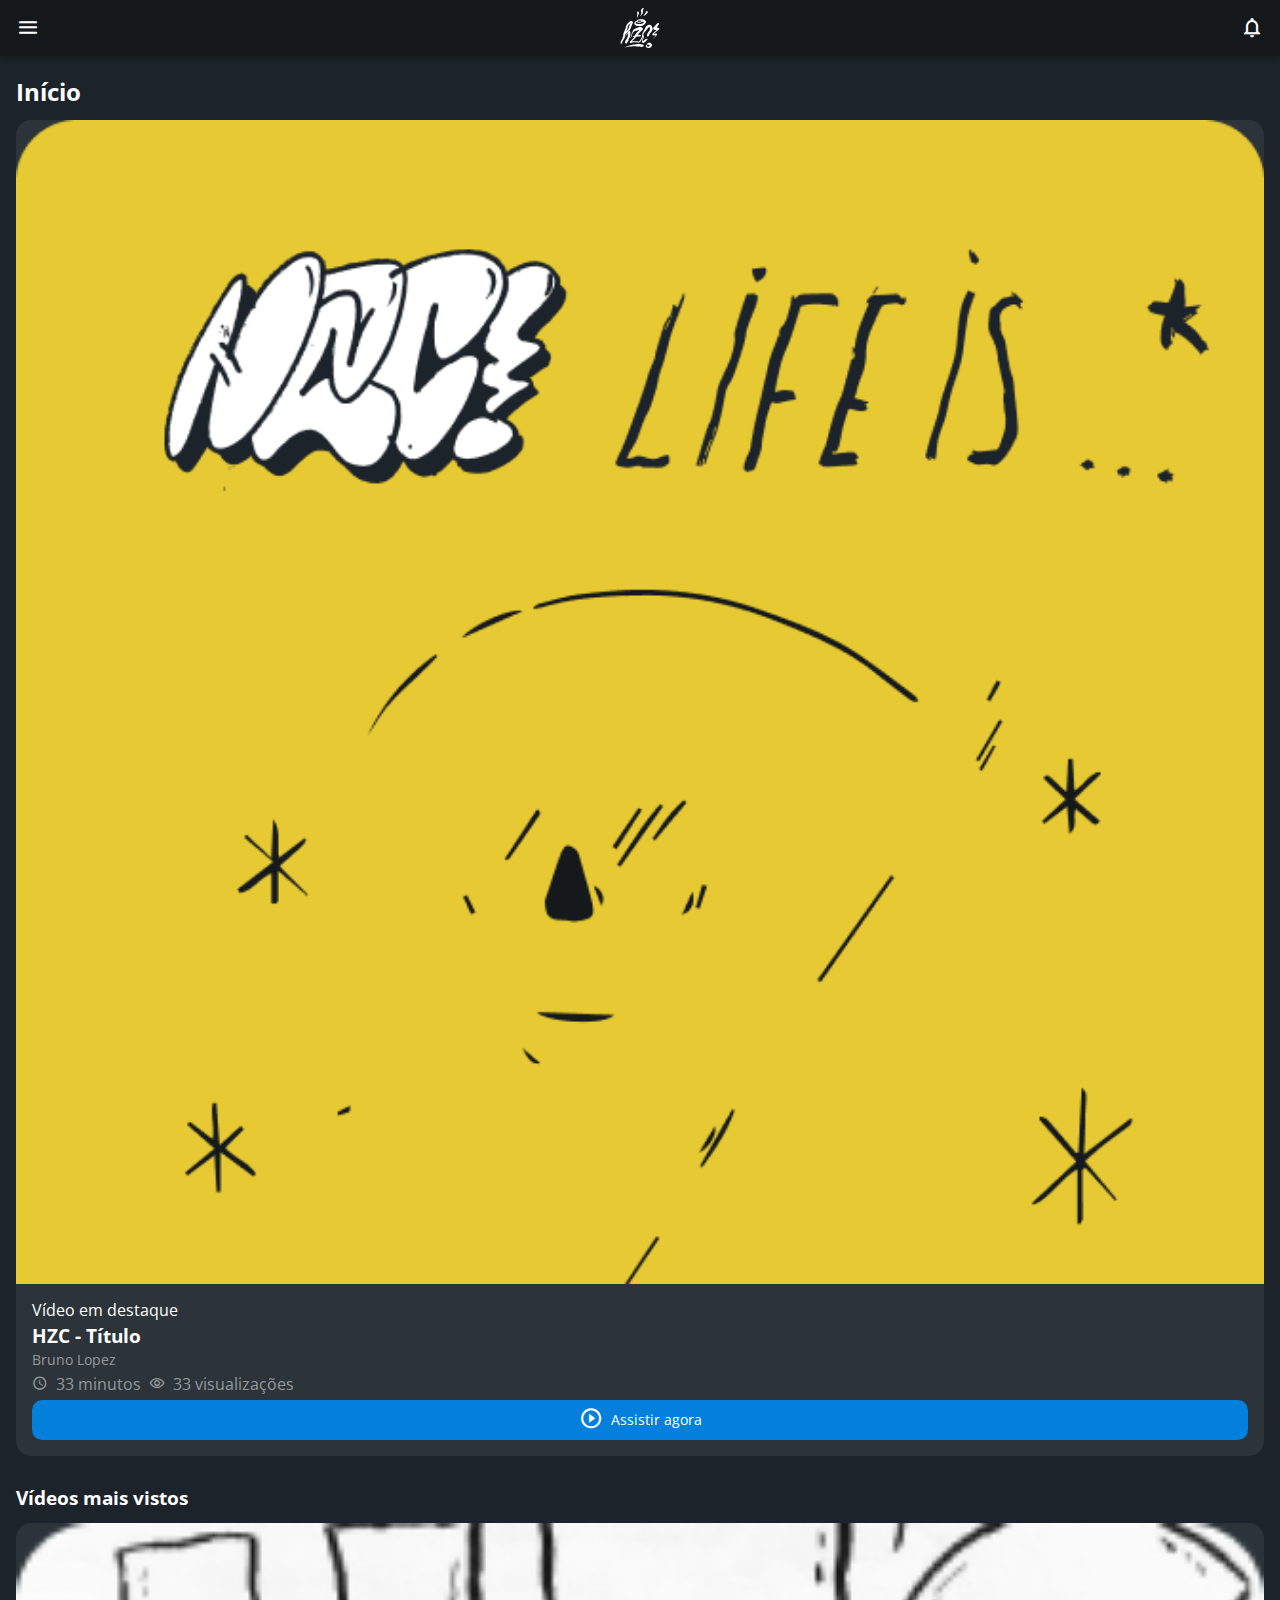
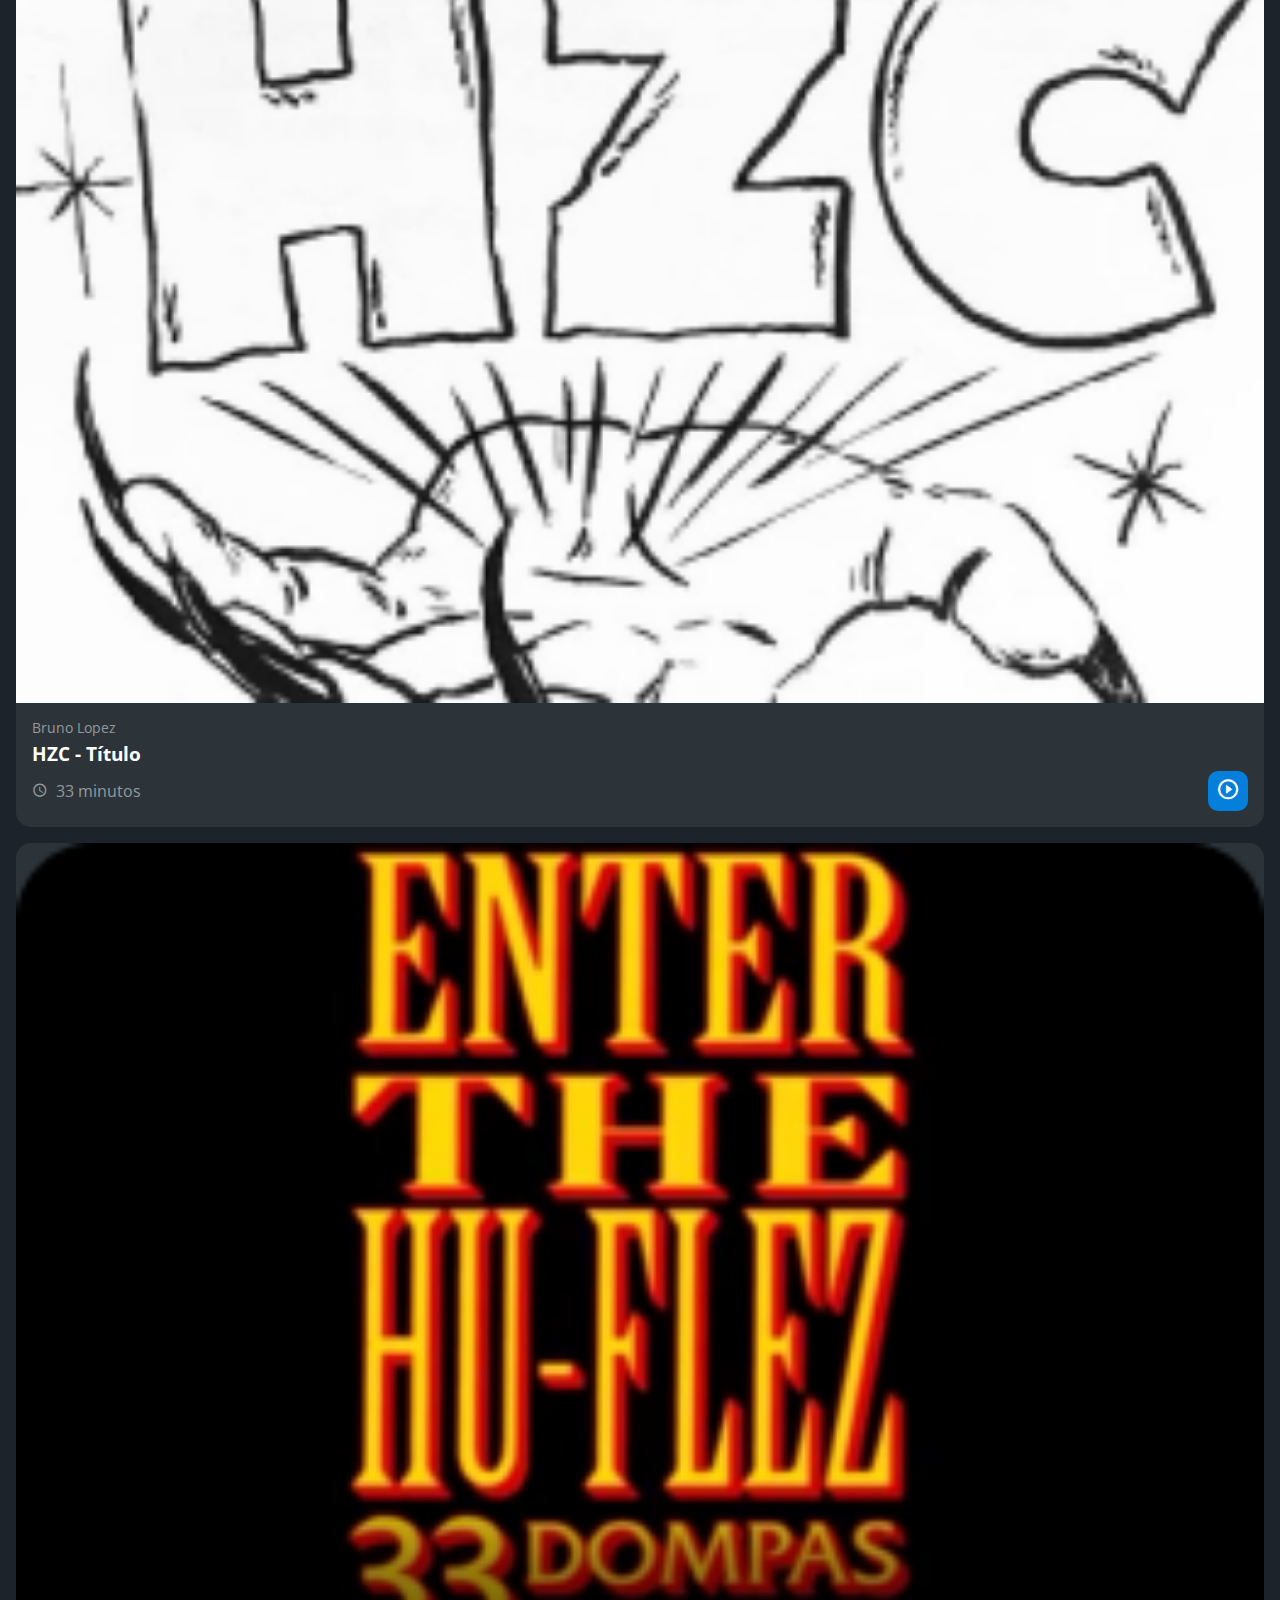
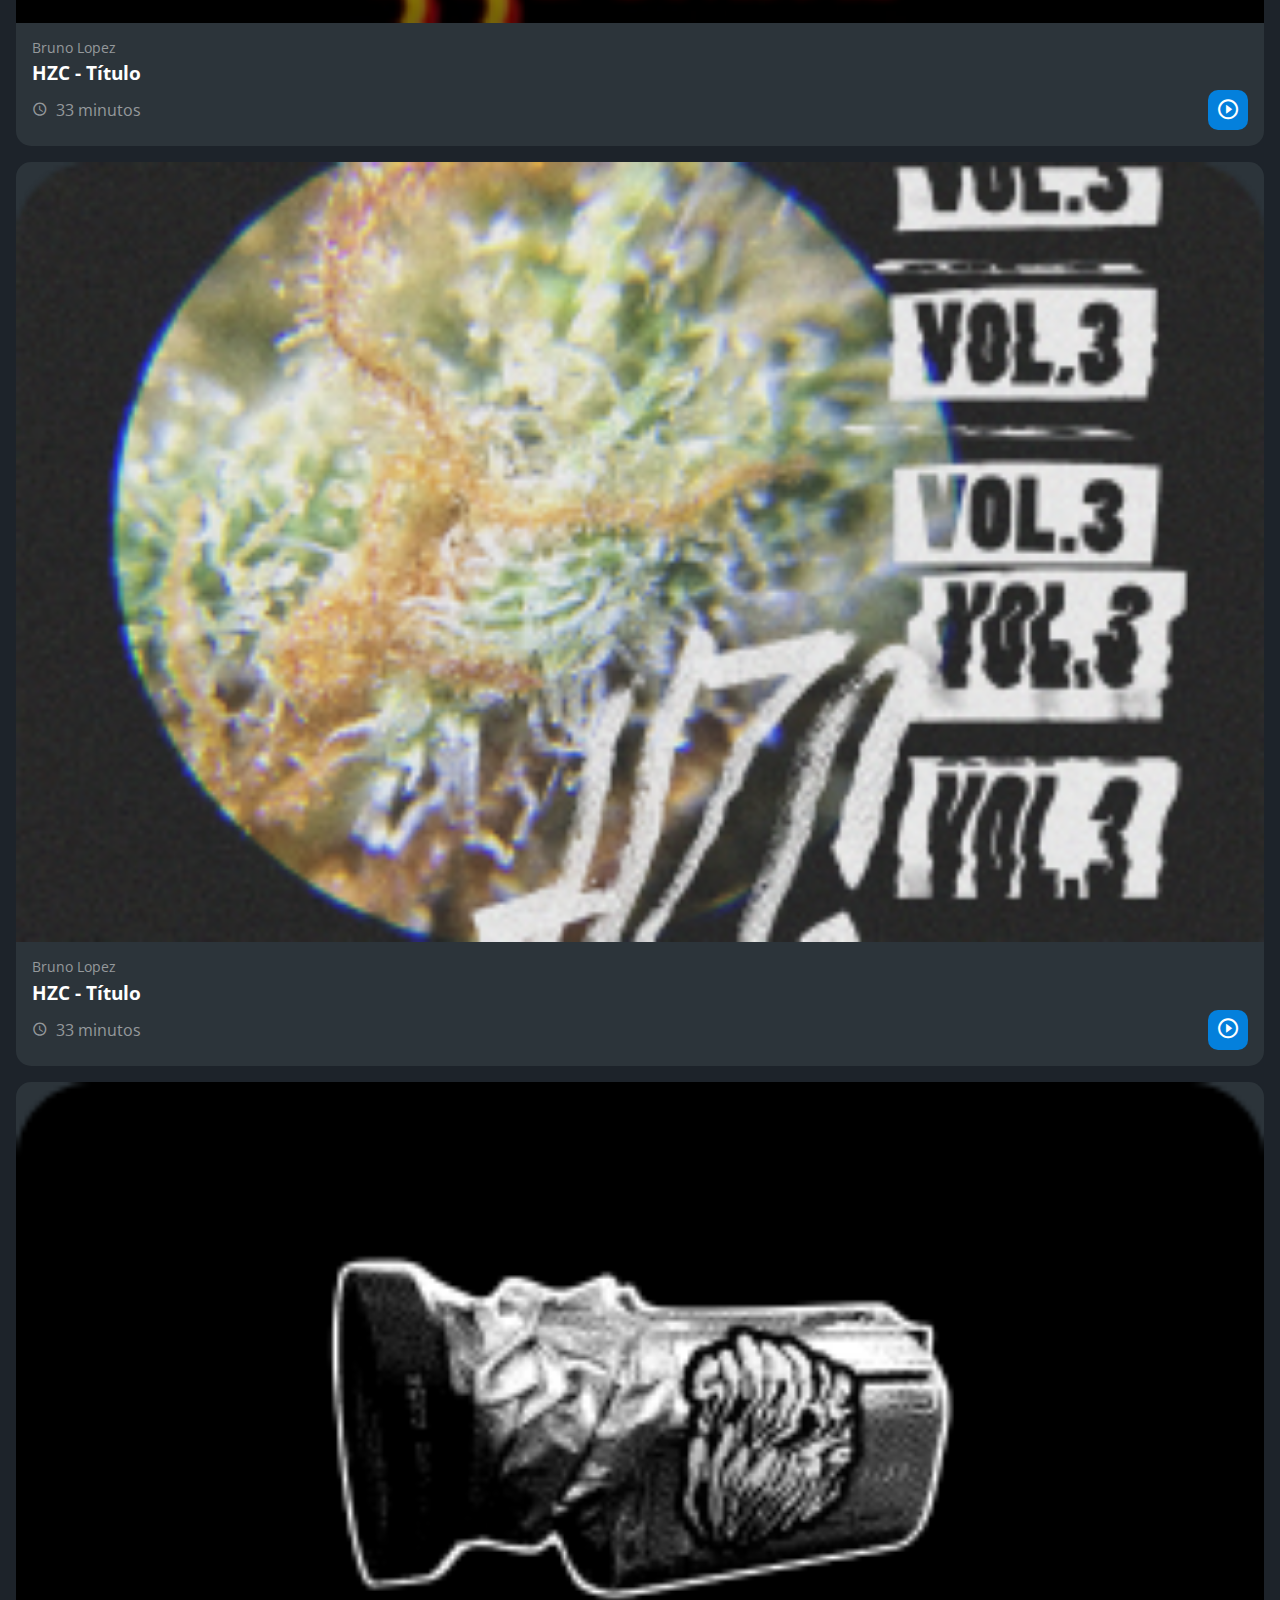
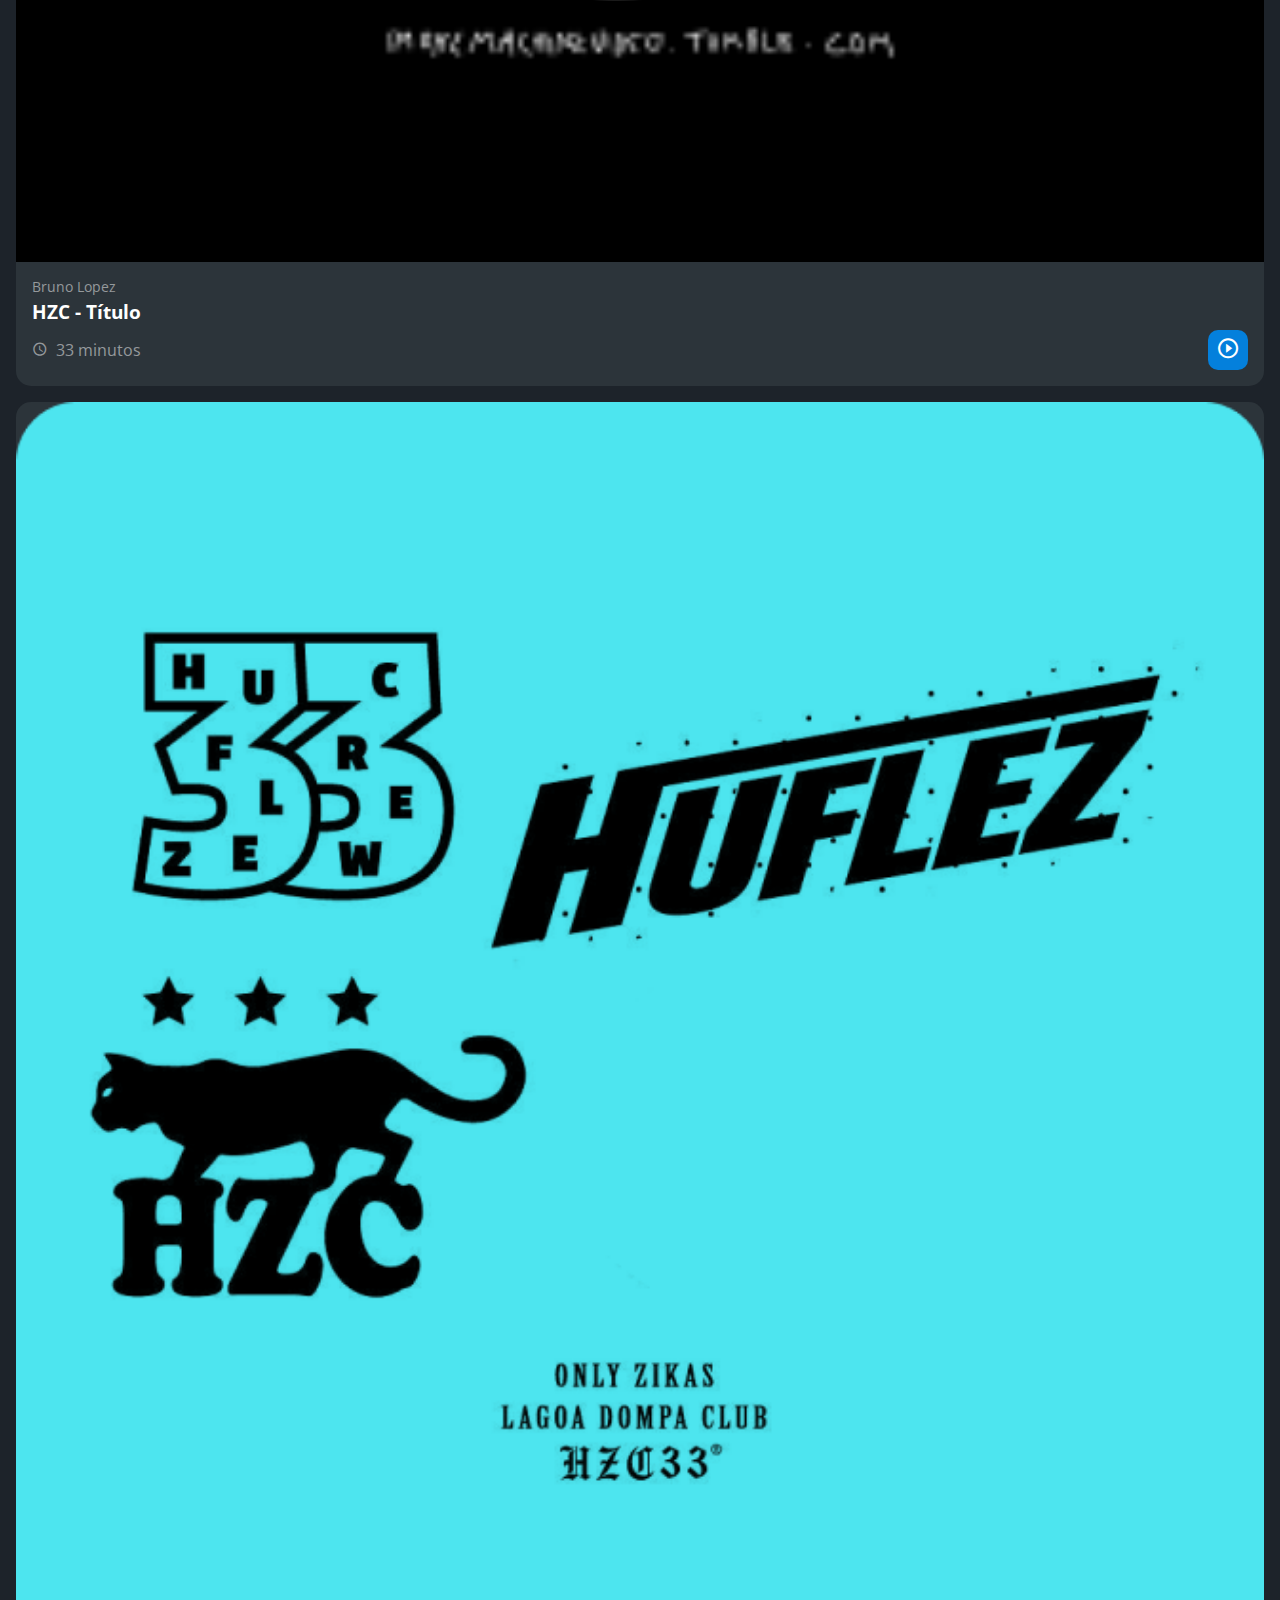
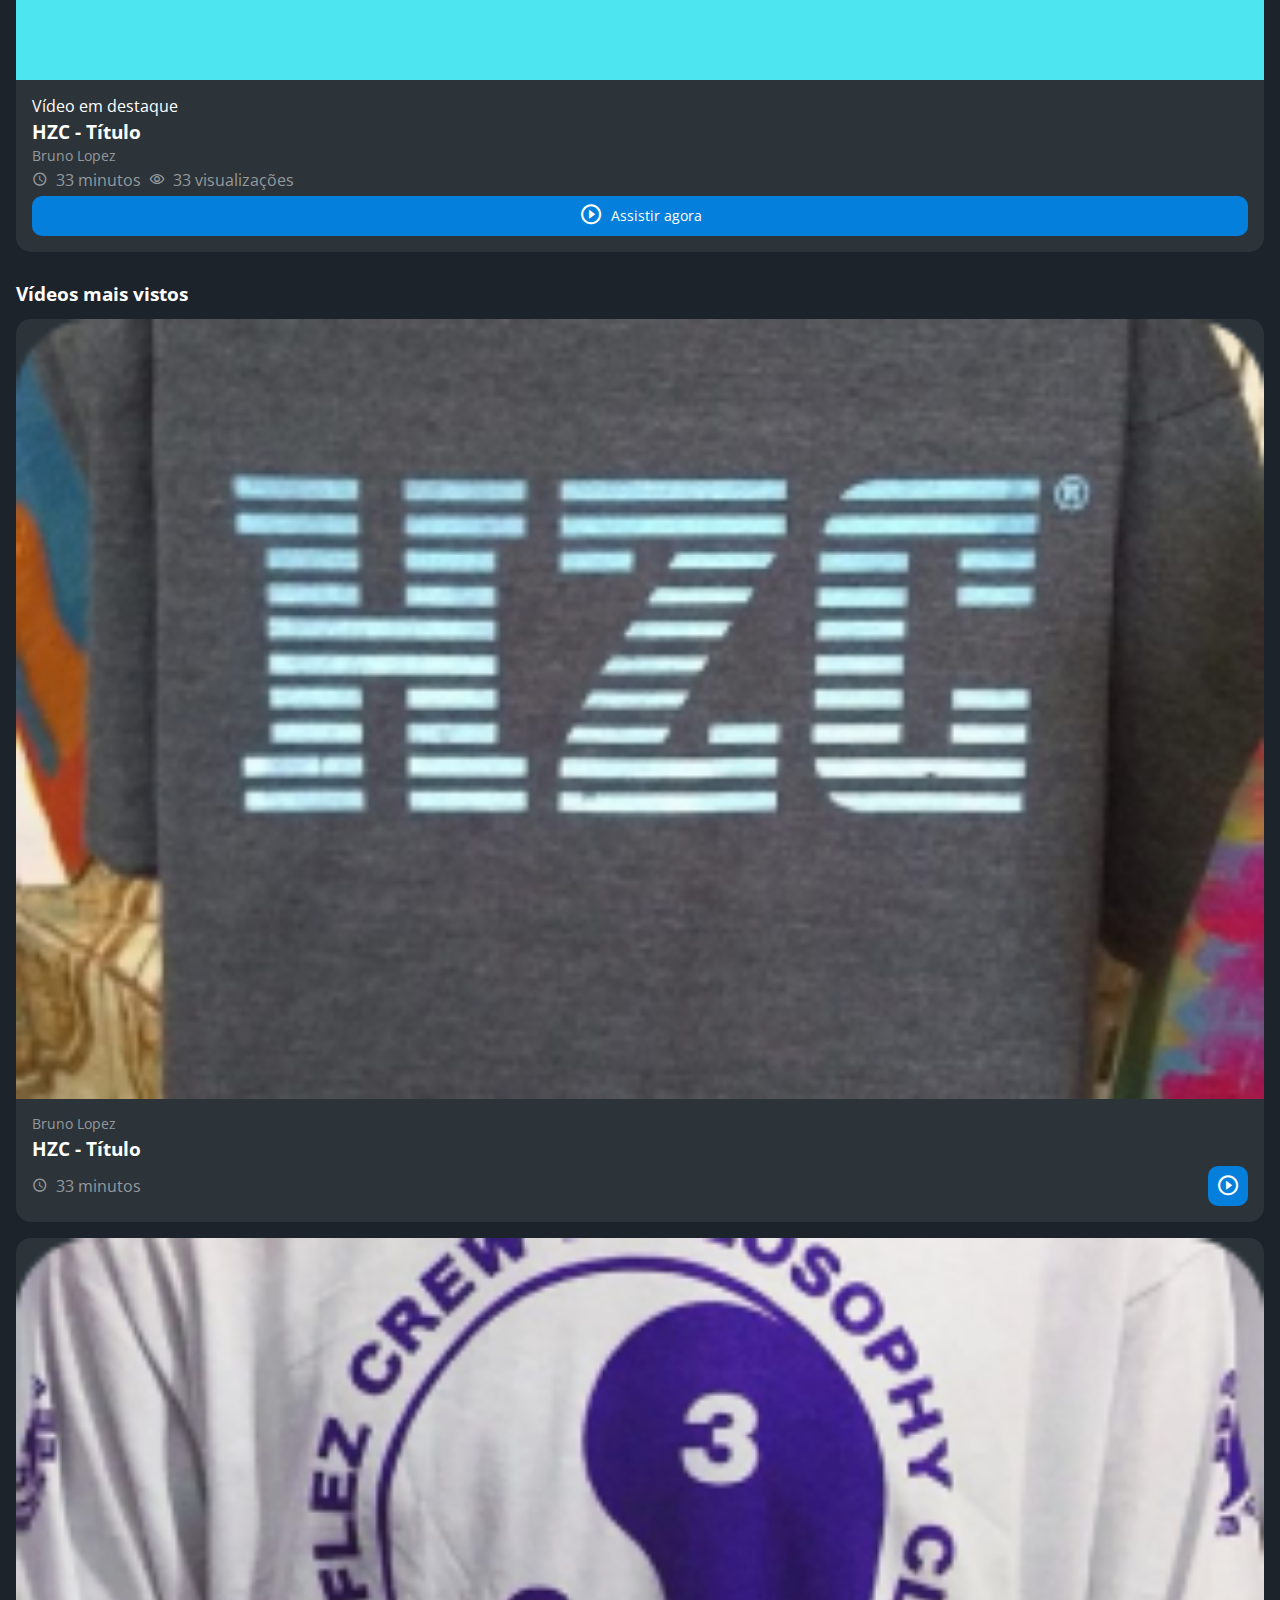
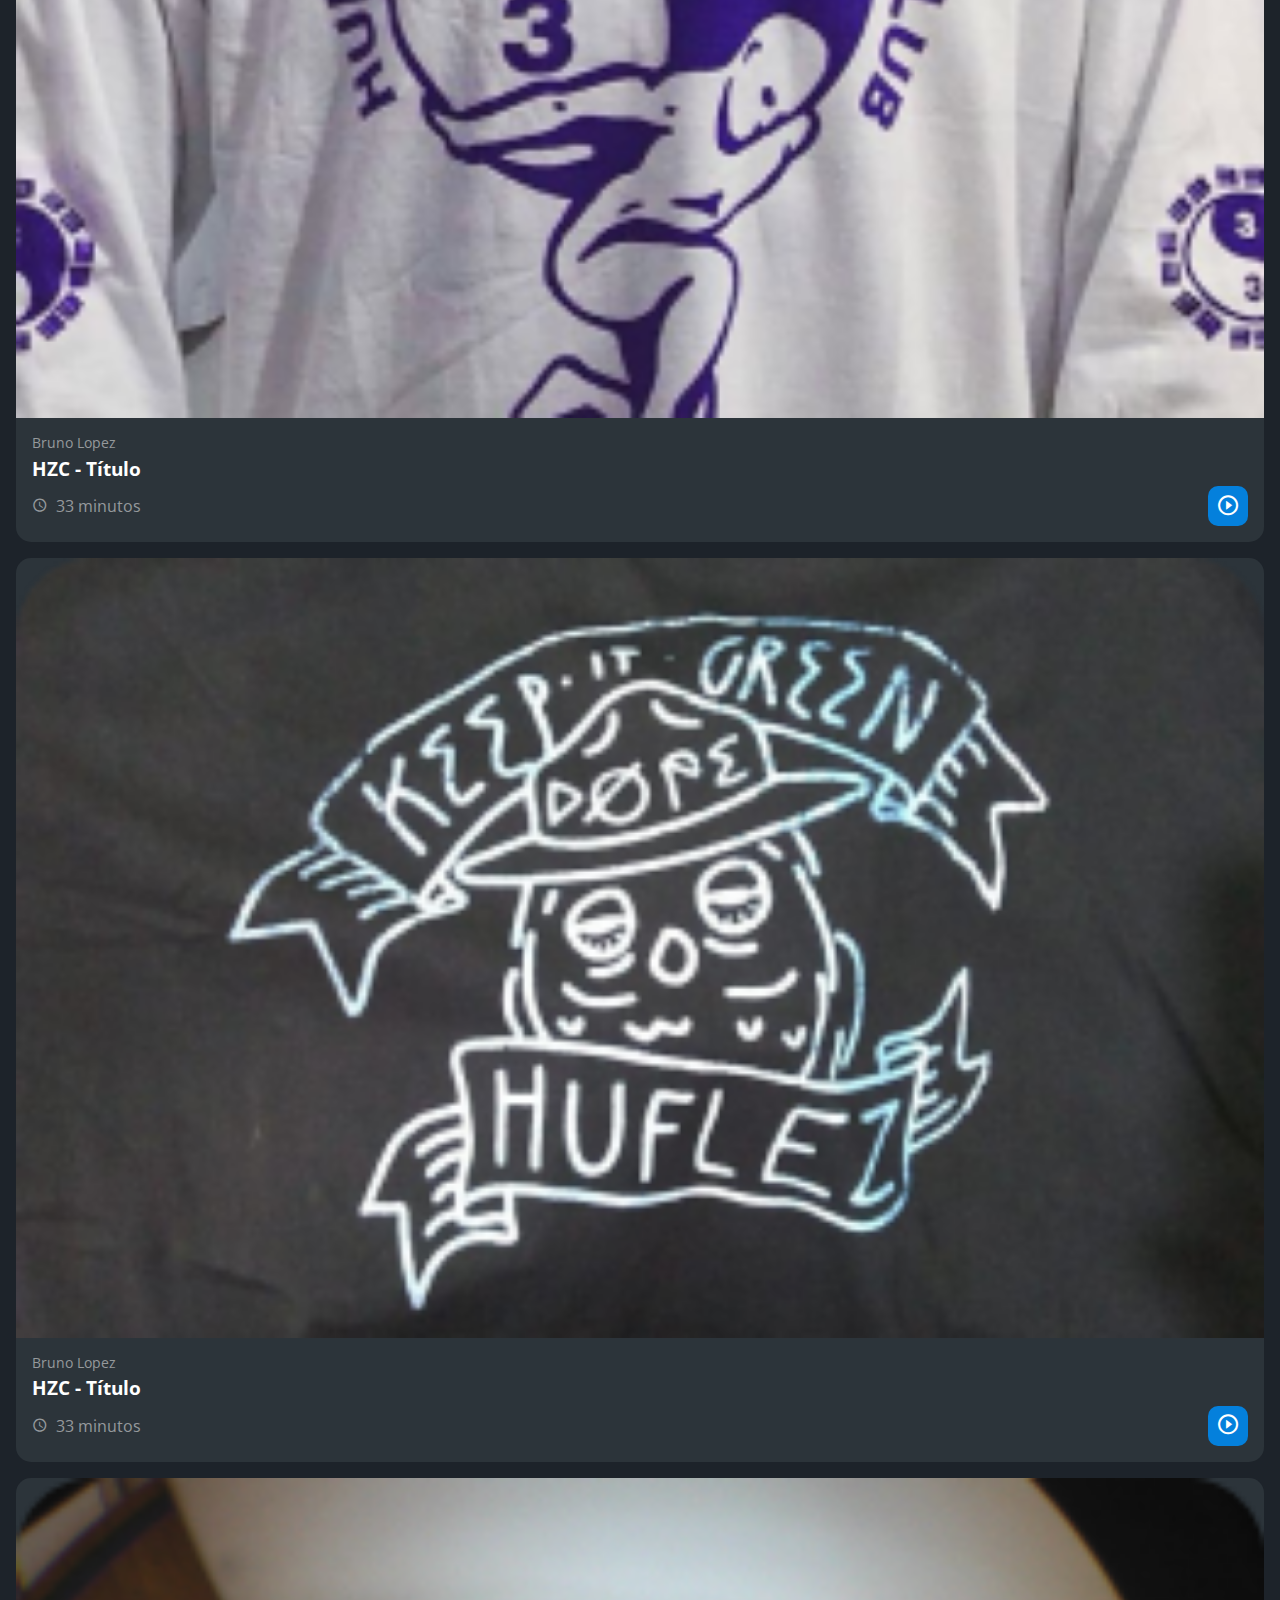
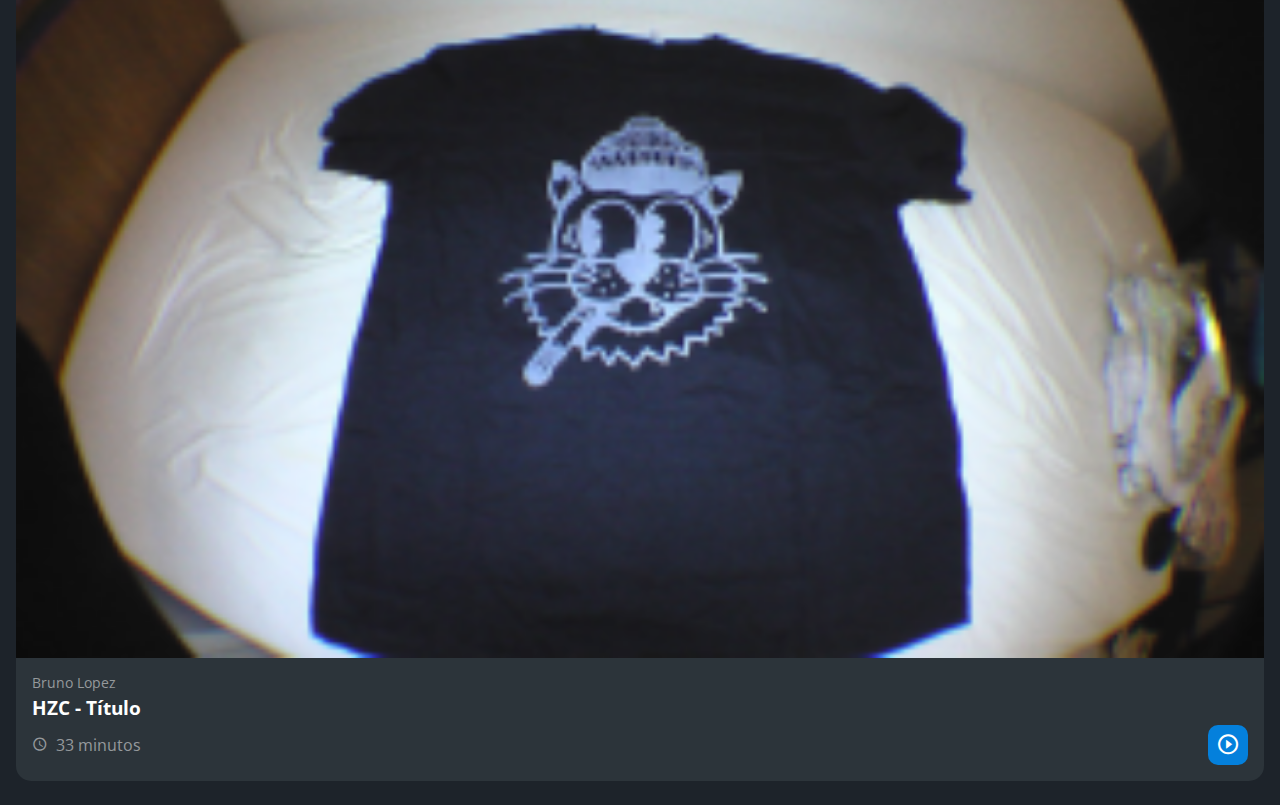
<file: index.html>
<!DOCTYPE html>
<html lang="pt-br">
<head>
    <meta charset="UTF-8">
    <meta http-equiv="X-UA-Compatible" content="IE=edge">
    <meta name="viewport" content="width=device-width, initial-scale=1.0">
    <title>HZC | Home</title>
    <link rel="preconnect" href="https://fonts.googleapis.com">
    <link rel="preconnect" href="https://fonts.gstatic.com" crossorigin>
    <link rel="stylesheet" href="https://fonts.googleapis.com/css2?family=Open+Sans:wght@400;600;700&display=swap">
    <link rel="stylesheet" href="assets/css/reset.css">
    <link rel="stylesheet" href="assets/css/estilos.css">
</head>
<body>
    <header class="cabecalho">
        <button class="cabecalho__menu" aria-label="Menu"><i></i></button>
        <img src="assets/img/logo.svg" alt="Logotipo da HZC" class="cabecalho__logo">
        <p class="cabecalho__perfil">Bruno Lopez</p>
        <button class="cabecalho__notificacao" aria-label="Notificação"><i></i></button>
    </header>
    <nav class="menu-lateral">
        <img src="assets/img/logo.svg" alt="Logotipo da HZC" class="menu-lateral__logo">
        <a href="#" class="menu-lateral__link menu-lateral__link--inicio menu-lateral__link--ativo">Início</a>
        <a href="videos.html" class="menu-lateral__link menu-lateral__link--videos">Vídeos</a>
        <a href="picos.html" class="menu-lateral__link menu-lateral__link--picos">Picos</a>
        <a href="#" class="menu-lateral__link menu-lateral__link--integrantes">Integrantes</a>
        <a href="#" class="menu-lateral__link menu-lateral__link--camisas">Camisas</a>
        <a href="#" class="menu-lateral__link menu-lateral__link--pinturas">Pinturas</a>
    </nav>
    <main class="principal">
        <h2 class="titulo-pagina">Início</h2>
        <article class="cartao cartao--destaque destaque-video">
            <img src="assets/img/banner-mobile_1.png" alt="Banner do cartao" class="cartao__imagem cartao__imagem--mobile">
            <img src="assets/img/banner_1.png" alt="Banner do cartao" class="cartao__imagem cartao__imagem--desktop">
            <div class="cartao__conteudo">
                <p class="cartao__destaque">Vídeo em destaque</p>
                <h3 class="cartao__titulo">HZC - Título</h3>
                <p class="cartao__perfil">Bruno Lopez</p>
                <p class="cartao__info cartao__info--tempo">33 minutos</p>
                <p class="cartao__info cartao__info--visualizacao">33 visualizações</p>
                <button class="cartao__botao cartao__botao--play cartao__botao--destaque">Assistir agora</button>
            </div>
        </article>
        <article class="cartao cartao--recentes videos-recentes">
            <h3 class="cartao__titulo">Vídeos recentes</h3>
            <a href="#" class="cartao__link">Ver todos</a>
            <ul class="cartao__lista">
                <li class="cartao__item">
                    <img src="assets/img/miniatura_1.png" alt="Thumbnail" class="cartao__item-thumbnail">
                    <h4 class="cartao__item-titulo">HZC - Love machine</h4>
                    <p class="cartao__item-perfil">Bruno Lopez</p>
                </li>
                <li class="cartao__item">
                    <img src="assets/img/miniatura_2.png" alt="Thumbnail" class="cartao__item-thumbnail">
                    <h4 class="cartao__item-titulo">HZC - Love machine</h4>
                    <p class="cartao__item-perfil">Bruno Lopez</p>
                </li>
                <li class="cartao__item">
                    <img src="assets/img/miniatura_3.png" alt="Thumbnail" class="cartao__item-thumbnail">
                    <h4 class="cartao__item-titulo">HZC - Love machine</h4>
                    <p class="cartao__item-perfil">Bruno Lopez</p>
                </li>
                <li class="cartao__item">
                    <img src="assets/img/miniatura_4.png" alt="Thumbnail" class="cartao__item-thumbnail">
                    <h4 class="cartao__item-titulo">HZC - Love machine</h4>
                    <p class="cartao__item-perfil">Bruno Lopez</p>
                </li>
                <li class="cartao__item">
                    <img src="assets/img/miniatura_5.png" alt="Thumbnail" class="cartao__item-thumbnail">
                    <h4 class="cartao__item-titulo">HZC - Love machine</h4>
                    <p class="cartao__item-perfil">Bruno Lopez</p>
                </li>
            </ul>
        </article>
        <section class="secao secao-videos">
            <h3 class="titulo-secao">Vídeos mais vistos</h3>
            <article class="cartao">
                <img src="assets/img/video_1.png" alt="Vídeo" class="cartao__imagem">
                <div class="cartao__conteudo">
                    <p class="cartao__perfil">Bruno Lopez</p>
                    <h3 class="cartao__titulo">HZC - Título</h3>
                    <p class="cartao__info cartao__info--tempo">33 minutos</p>
                    <button class="cartao__botao cartao__botao--play" aria-label="Assistir agora"></button>
                </div>
            </article>
            <article class="cartao">
                <img src="assets/img/video_2.png" alt="Vídeo" class="cartao__imagem">
                <div class="cartao__conteudo">
                    <p class="cartao__perfil">Bruno Lopez</p>
                    <h3 class="cartao__titulo">HZC - Título</h3>
                    <p class="cartao__info cartao__info--tempo">33 minutos</p>
                    <button class="cartao__botao cartao__botao--play" aria-label="Assistir agora"></button>
                </div>
            </article>
            <article class="cartao">
                <img src="assets/img/video_3.png" alt="Vídeo" class="cartao__imagem">
                <div class="cartao__conteudo">
                    <p class="cartao__perfil">Bruno Lopez</p>
                    <h3 class="cartao__titulo">HZC - Título</h3>
                    <p class="cartao__info cartao__info--tempo">33 minutos</p>
                    <button class="cartao__botao cartao__botao--play" aria-label="Assistir agora"></button>
                </div>
            </article>
            <article class="cartao">
                <img src="assets/img/video_4.png" alt="Vídeo" class="cartao__imagem">
                <div class="cartao__conteudo">
                    <p class="cartao__perfil">Bruno Lopez</p>
                    <h3 class="cartao__titulo">HZC - Título</h3>
                    <p class="cartao__info cartao__info--tempo">33 minutos</p>
                    <button class="cartao__botao cartao__botao--play" aria-label="Assistir agora"></button>
                </div>
            </article>
        </section>
        <article class="cartao cartao--recentes produtos-recentes">
            <h3 class="cartao__titulo">Vídeos recentes</h3>
            <a href="#" class="cartao__link">Ver todos</a>
            <ul class="cartao__lista">
                <li class="cartao__item">
                    <img src="assets/img/miniatura_1.png" alt="Thumbnail" class="cartao__item-thumbnail">
                    <h4 class="cartao__item-titulo">HZC - Love machine</h4>
                    <p class="cartao__item-perfil">Bruno Lopez</p>
                </li>
                <li class="cartao__item">
                    <img src="assets/img/miniatura_1.png" alt="Thumbnail" class="cartao__item-thumbnail">
                    <h4 class="cartao__item-titulo">HZC - Love machine</h4>
                    <p class="cartao__item-perfil">Bruno Lopez</p>
                </li>
                <li class="cartao__item">
                    <img src="assets/img/miniatura_1.png" alt="Thumbnail" class="cartao__item-thumbnail">
                    <h4 class="cartao__item-titulo">HZC - Love machine</h4>
                    <p class="cartao__item-perfil">Bruno Lopez</p>
                </li>
                <li class="cartao__item">
                    <img src="assets/img/miniatura_1.png" alt="Thumbnail" class="cartao__item-thumbnail">
                    <h4 class="cartao__item-titulo">HZC - Love machine</h4>
                    <p class="cartao__item-perfil">Bruno Lopez</p>
                </li>
                <li class="cartao__item">
                    <img src="assets/img/miniatura_1.png" alt="Thumbnail" class="cartao__item-thumbnail">
                    <h4 class="cartao__item-titulo">HZC - Love machine</h4>
                    <p class="cartao__item-perfil">Bruno Lopez</p>
                </li>
            </ul>
        </article>
        <article class="cartao cartao--destaque destaque-produtos">
            <img src="assets/img/banner-mobile_2.png" alt="Banner do cartao" class="cartao__imagem cartao__imagem--mobile">
            <img src="assets/img/banner_2.png" alt="Banner do cartao" class="cartao__imagem cartao__imagem--desktop">
            <div class="cartao__conteudo">
                <p class="cartao__destaque">Vídeo em destaque</p>
                <h3 class="cartao__titulo">HZC - Título</h3>
                <p class="cartao__perfil">Bruno Lopez</p>
                <p class="cartao__info cartao__info--tempo">33 minutos</p>
                <p class="cartao__info cartao__info--visualizacao">33 visualizações</p>
                <button class="cartao__botao cartao__botao--play cartao__botao--destaque">Assistir agora</button>
            </div>
        </article>
        <section class="secao secao-produtos">
            <h3 class="titulo-secao">Vídeos mais vistos</h3>
            <article class="cartao">
                <img src="assets/img/produto_1.png" alt="Vídeo" class="cartao__imagem">
                <div class="cartao__conteudo">
                    <p class="cartao__perfil">Bruno Lopez</p>
                    <h3 class="cartao__titulo">HZC - Título</h3>
                    <p class="cartao__info cartao__info--tempo">33 minutos</p>
                    <button class="cartao__botao cartao__botao--play" aria-label="Assistir agora"></button>
                </div>
            </article>
            <article class="cartao">
                <img src="assets/img/produto_2.png" alt="Vídeo" class="cartao__imagem">
                <div class="cartao__conteudo">
                    <p class="cartao__perfil">Bruno Lopez</p>
                    <h3 class="cartao__titulo">HZC - Título</h3>
                    <p class="cartao__info cartao__info--tempo">33 minutos</p>
                    <button class="cartao__botao cartao__botao--play" aria-label="Assistir agora"></button>
                </div>
            </article>
            <article class="cartao">
                <img src="assets/img/produto_3.png" alt="Vídeo" class="cartao__imagem">
                <div class="cartao__conteudo">
                    <p class="cartao__perfil">Bruno Lopez</p>
                    <h3 class="cartao__titulo">HZC - Título</h3>
                    <p class="cartao__info cartao__info--tempo">33 minutos</p>
                    <button class="cartao__botao cartao__botao--play" aria-label="Assistir agora"></button>
                </div>
            </article>
            <article class="cartao">
                <img src="assets/img/produto_4.png" alt="Vídeo" class="cartao__imagem">
                <div class="cartao__conteudo">
                    <p class="cartao__perfil">Bruno Lopez</p>
                    <h3 class="cartao__titulo">HZC - Título</h3>
                    <p class="cartao__info cartao__info--tempo">33 minutos</p>
                    <button class="cartao__botao cartao__botao--play" aria-label="Assistir agora"></button>
                </div>
            </article>
        </section>
    </main>
    <script src="index.js"></script>
</body>
</html>
</file>
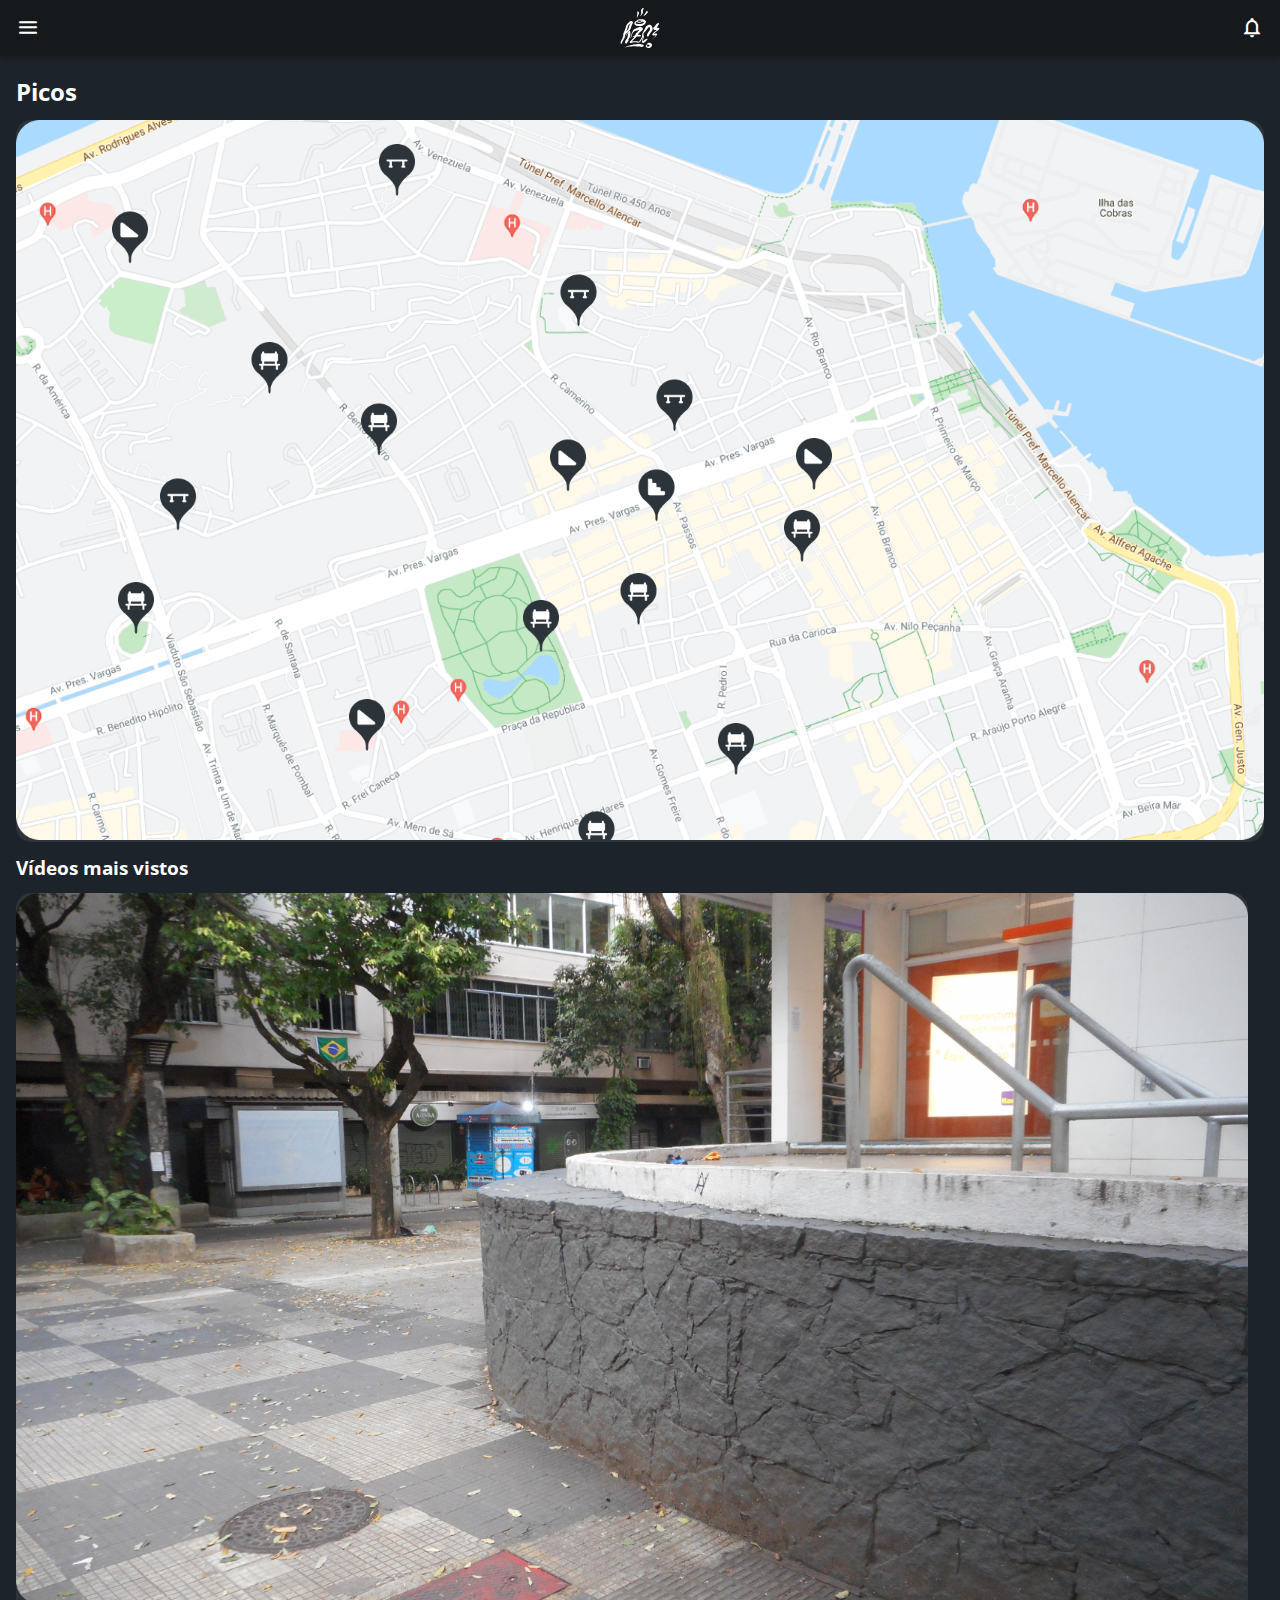
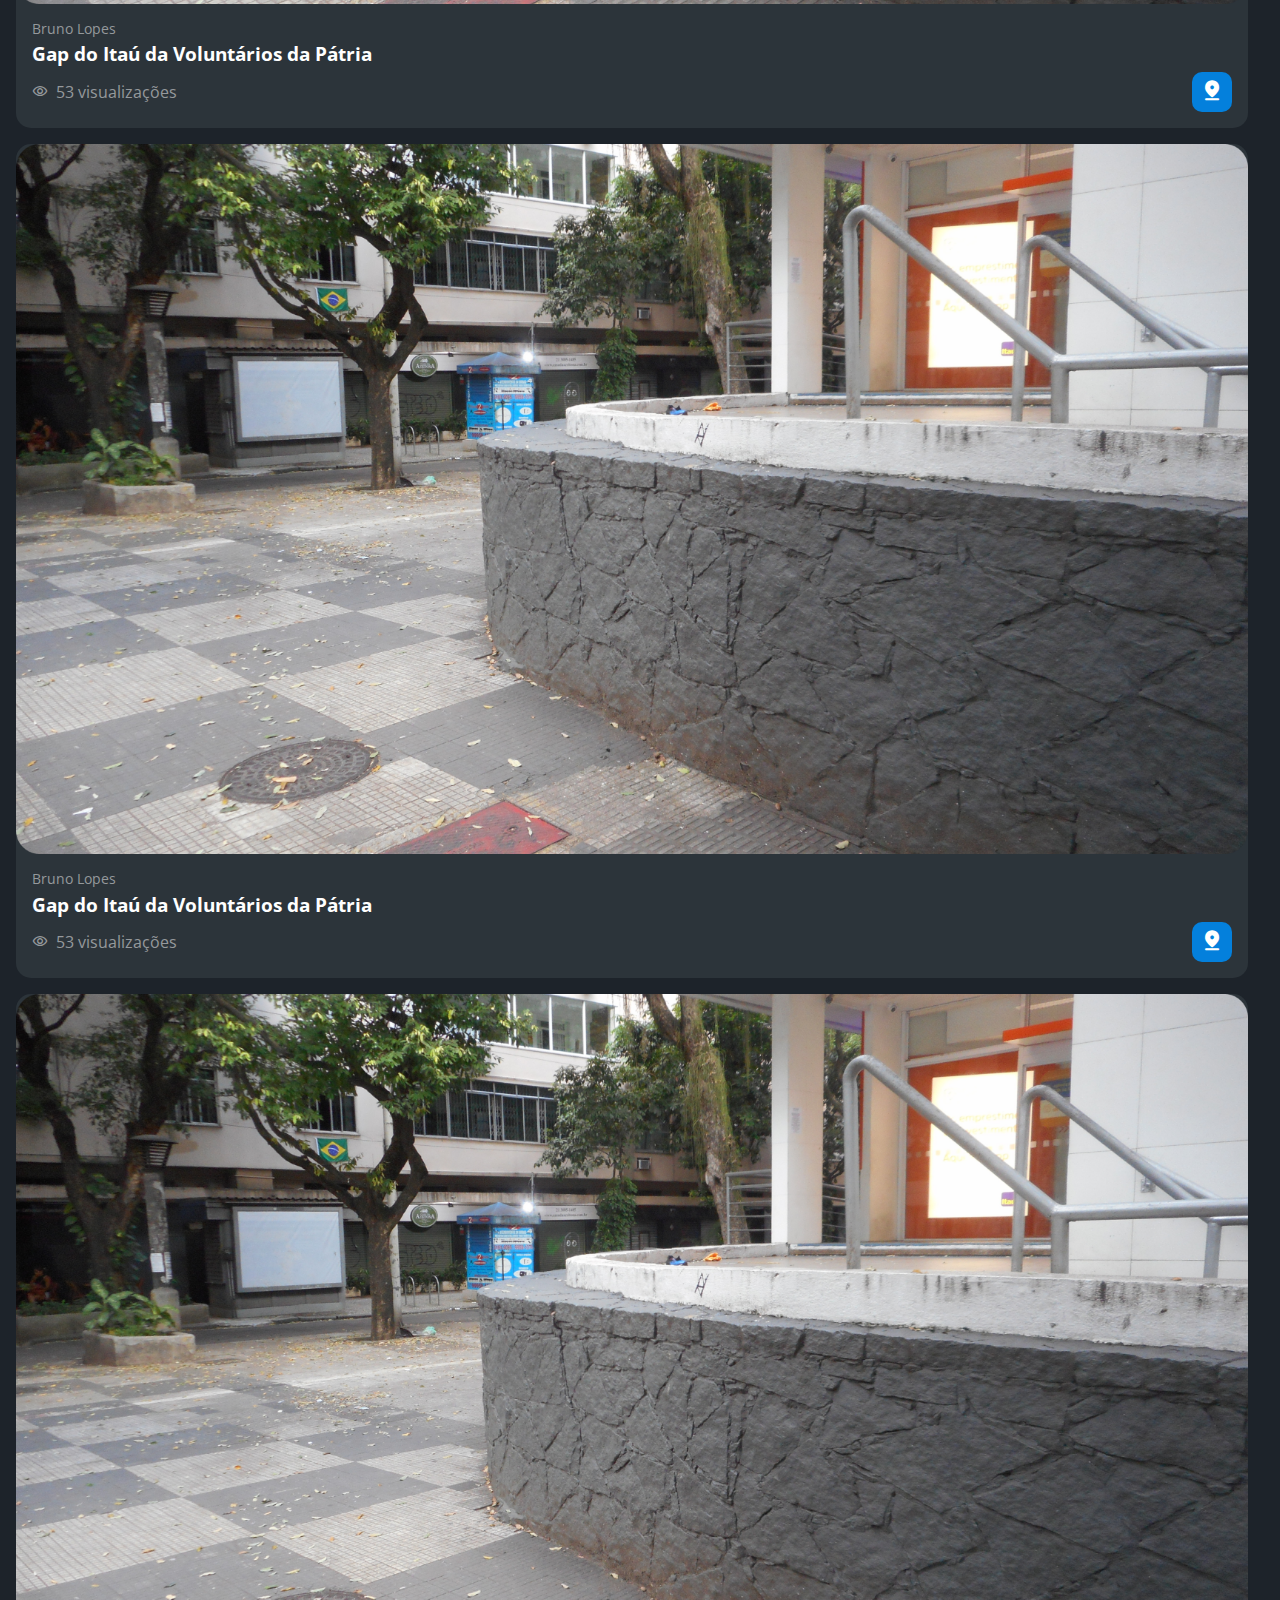
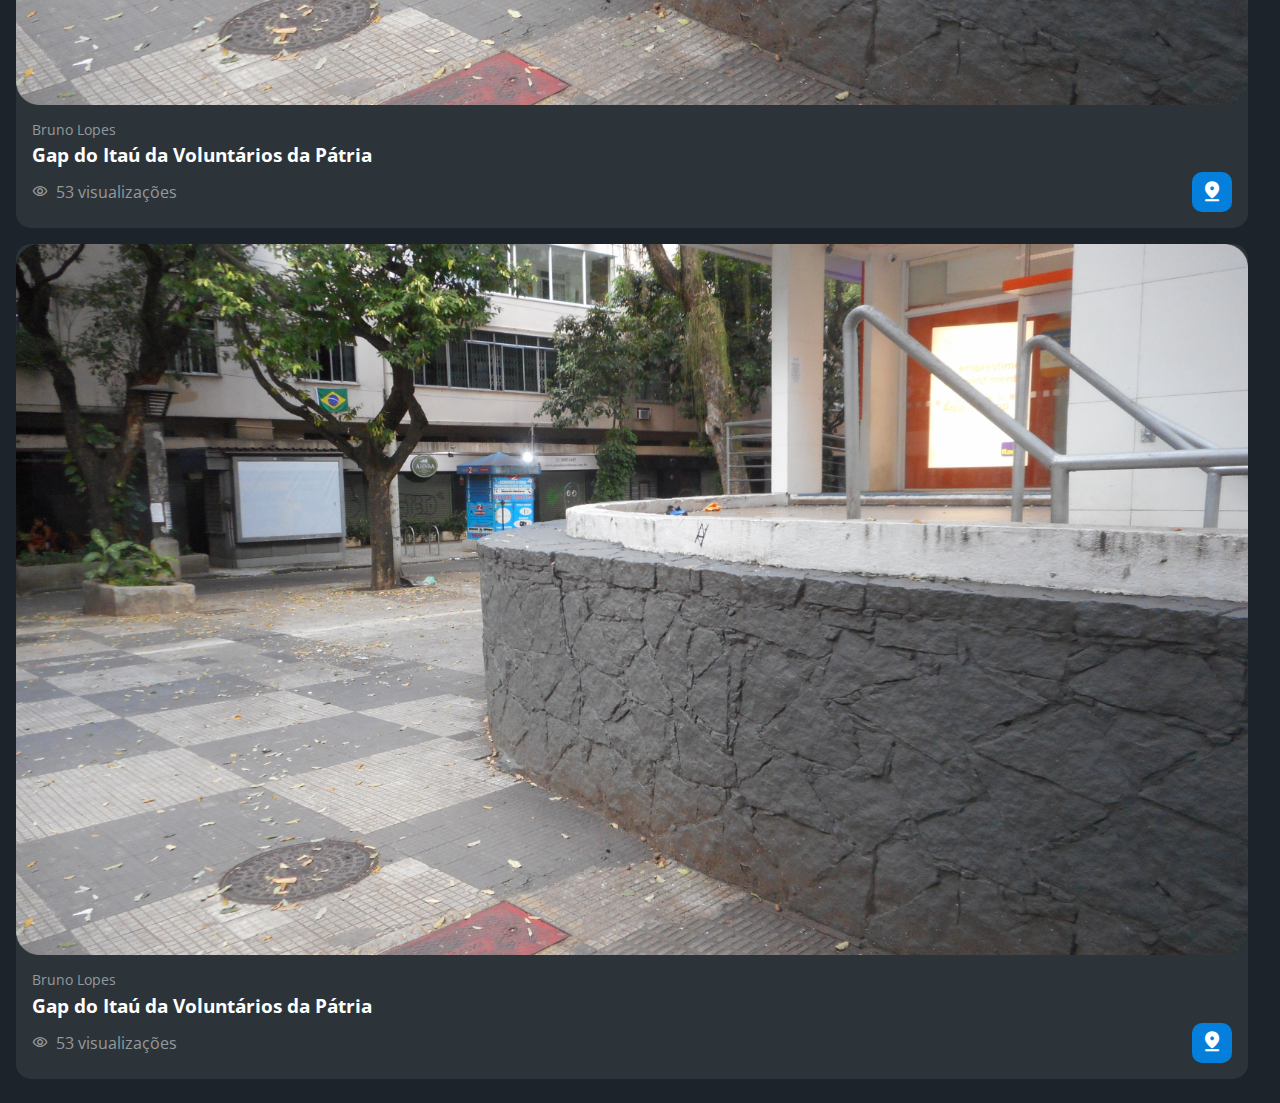
<file: picos.html>
<!DOCTYPE html>
<html lang="pt-br">
<head>
    <meta charset="UTF-8">
    <meta http-equiv="X-UA-Compatible" content="IE=edge">
    <meta name="viewport" content="width=device-width, initial-scale=1.0">
    <title>HZC | Home</title>
    <link rel="preconnect" href="https://fonts.googleapis.com">
    <link rel="preconnect" href="https://fonts.gstatic.com" crossorigin>
    <link rel="stylesheet" href="https://fonts.googleapis.com/css2?family=Open+Sans:wght@400;600;700&display=swap">
    <link rel="stylesheet" href="assets/css/reset.css">
    <link rel="stylesheet" href="assets/css/estilos.css">
</head>
<body>
    <header class="cabecalho">
        <button class="cabecalho__menu" aria-label="Menu"><i></i></button>
        <img src="assets/img/logo.svg" alt="Logotipo da HZC" class="cabecalho__logo">
        <p class="cabecalho__perfil">Bruno Lopez</p>
        <button class="cabecalho__notificacao" aria-label="Notificação"><i></i></button>
    </header>
    <nav class="menu-lateral">
        <img src="assets/img/logo.svg" alt="Logotipo da HZC" class="menu-lateral__logo">
        <a href="index.html" class="menu-lateral__link menu-lateral__link--inicio menu-lateral__link--ativo">Início</a>
        <a href="videos.html" class="menu-lateral__link menu-lateral__link--videos">Vídeos</a>
        <a href="#" class="menu-lateral__link menu-lateral__link--picos">Picos</a>
        <a href="#" class="menu-lateral__link menu-lateral__link--integrantes">Integrantes</a>
        <a href="#" class="menu-lateral__link menu-lateral__link--camisas">Camisas</a>
        <a href="#" class="menu-lateral__link menu-lateral__link--pinturas">Pinturas</a>
    </nav>
    <main class="principal">
        <h2 class="titulo-pagina">Picos</h2>
        <article class="cartao cartao__destaque destaque-video">
            <img src="assets/img/mapa-picos.png" alt="Localização dos picos" class="cartao__imagem">
        </article>
        <article class="cartao cartao--recentes videos-recentes">
            <h3 class="cartao__titulo">Favoritos</h3>
            <a href="#" class="cartao__link">Ver todos</a>
            <ul class="cartao__lista">
                <li class="cartao__item">
                    <img src="assets/img/miniatura_3.png" alt="Thumbnail" class="cartao__item-thumbnail">
                    <h4 class="cartao__item-titulo">Wallride da FGP</h4>
                    <p class="cartao__item-perfil">Júlia Fonseca</p>
                </li>
                <li class="cartao__item">
                    <img src="assets/img/miniatura_4.png" alt="Thumbnail" class="cartao__item-thumbnail">
                    <h4 class="cartao__item-titulo">Borda de valores</h4>
                    <p class="cartao__item-perfil">Júlia Fonseca</p>
                </li>
                <li class="cartao__item">
                    <img src="assets/img/miniatura_4.png" alt="Thumbnail" class="cartao__item-thumbnail">
                    <h4 class="cartao__item-titulo">Wallride da FGP</h4>
                    <p class="cartao__item-perfil">Júlia Fonseca</p>
                </li>
                <li class="cartao__item">
                    <img src="assets/img/miniatura_3.png" alt="Thumbnail" class="cartao__item-thumbnail">
                    <h4 class="cartao__item-titulo">HZC - Love machine</h4>
                    <p class="cartao__item-perfil">Júlia Fonseca</p>
                </li>
                <li class="cartao__item">
                    <img src="assets/img/miniatura_4.png" alt="Thumbnail" class="cartao__item-thumbnail">
                    <h4 class="cartao__item-titulo">HZC - Love machine</h4>
                    <p class="cartao__item-perfil">Júlia Fonseca</p>
                </li>
            </ul>
        </article>
        <section class="secao secao-videos">
            <h3 class="titulo-secao">Vídeos mais vistos</h3>
            <article class="cartao">
                <img src="assets/img/artigo_1.png" alt="Rua dos Voluntários" class="cartao__imagem">
                <div class="cartao__conteudo">
                    <p class="cartao__perfil">Bruno Lopes</p>
                    <h3 class="cartao__titulo">Gap do Itaú da Voluntários da Pátria</h3>
                    <p class="cartao__info cartao__info--visualizacao">53 visualizações</p>
                    <button class="cartao__botao cartao__botao--localizacao" aria-label="Localização"></button>
                </div>
            </article>
            <article class="cartao">
                <img src="assets/img/artigo_1.png" alt="Rua dos Voluntários" class="cartao__imagem">
                <div class="cartao__conteudo">
                    <p class="cartao__perfil">Bruno Lopes</p>
                    <h3 class="cartao__titulo">Gap do Itaú da Voluntários da Pátria</h3>
                    <p class="cartao__info cartao__info--visualizacao">53 visualizações</p>
                    <button class="cartao__botao cartao__botao--localizacao" aria-label="Localização"></button>
                </div>
            </article>
            <article class="cartao">
                <img src="assets/img/artigo_1.png" alt="Rua dos Voluntários" class="cartao__imagem">
                <div class="cartao__conteudo">
                    <p class="cartao__perfil">Bruno Lopes</p>
                    <h3 class="cartao__titulo">Gap do Itaú da Voluntários da Pátria</h3>
                    <p class="cartao__info cartao__info--visualizacao">53 visualizações</p>
                    <button class="cartao__botao cartao__botao--localizacao" aria-label="Localização"></button>
                </div>
            </article>
            <article class="cartao">
                <img src="assets/img/artigo_1.png" alt="Rua dos Voluntários" class="cartao__imagem">
                <div class="cartao__conteudo">
                    <p class="cartao__perfil">Bruno Lopes</p>
                    <h3 class="cartao__titulo">Gap do Itaú da Voluntários da Pátria</h3>
                    <p class="cartao__info cartao__info--visualizacao">53 visualizações</p>
                    <button class="cartao__botao cartao__botao--localizacao" aria-label="Localização"></button>
                </div>
            </article>
        </section>
    </main>
    <script src="index.js"></script>
</body>
</html>
</file>
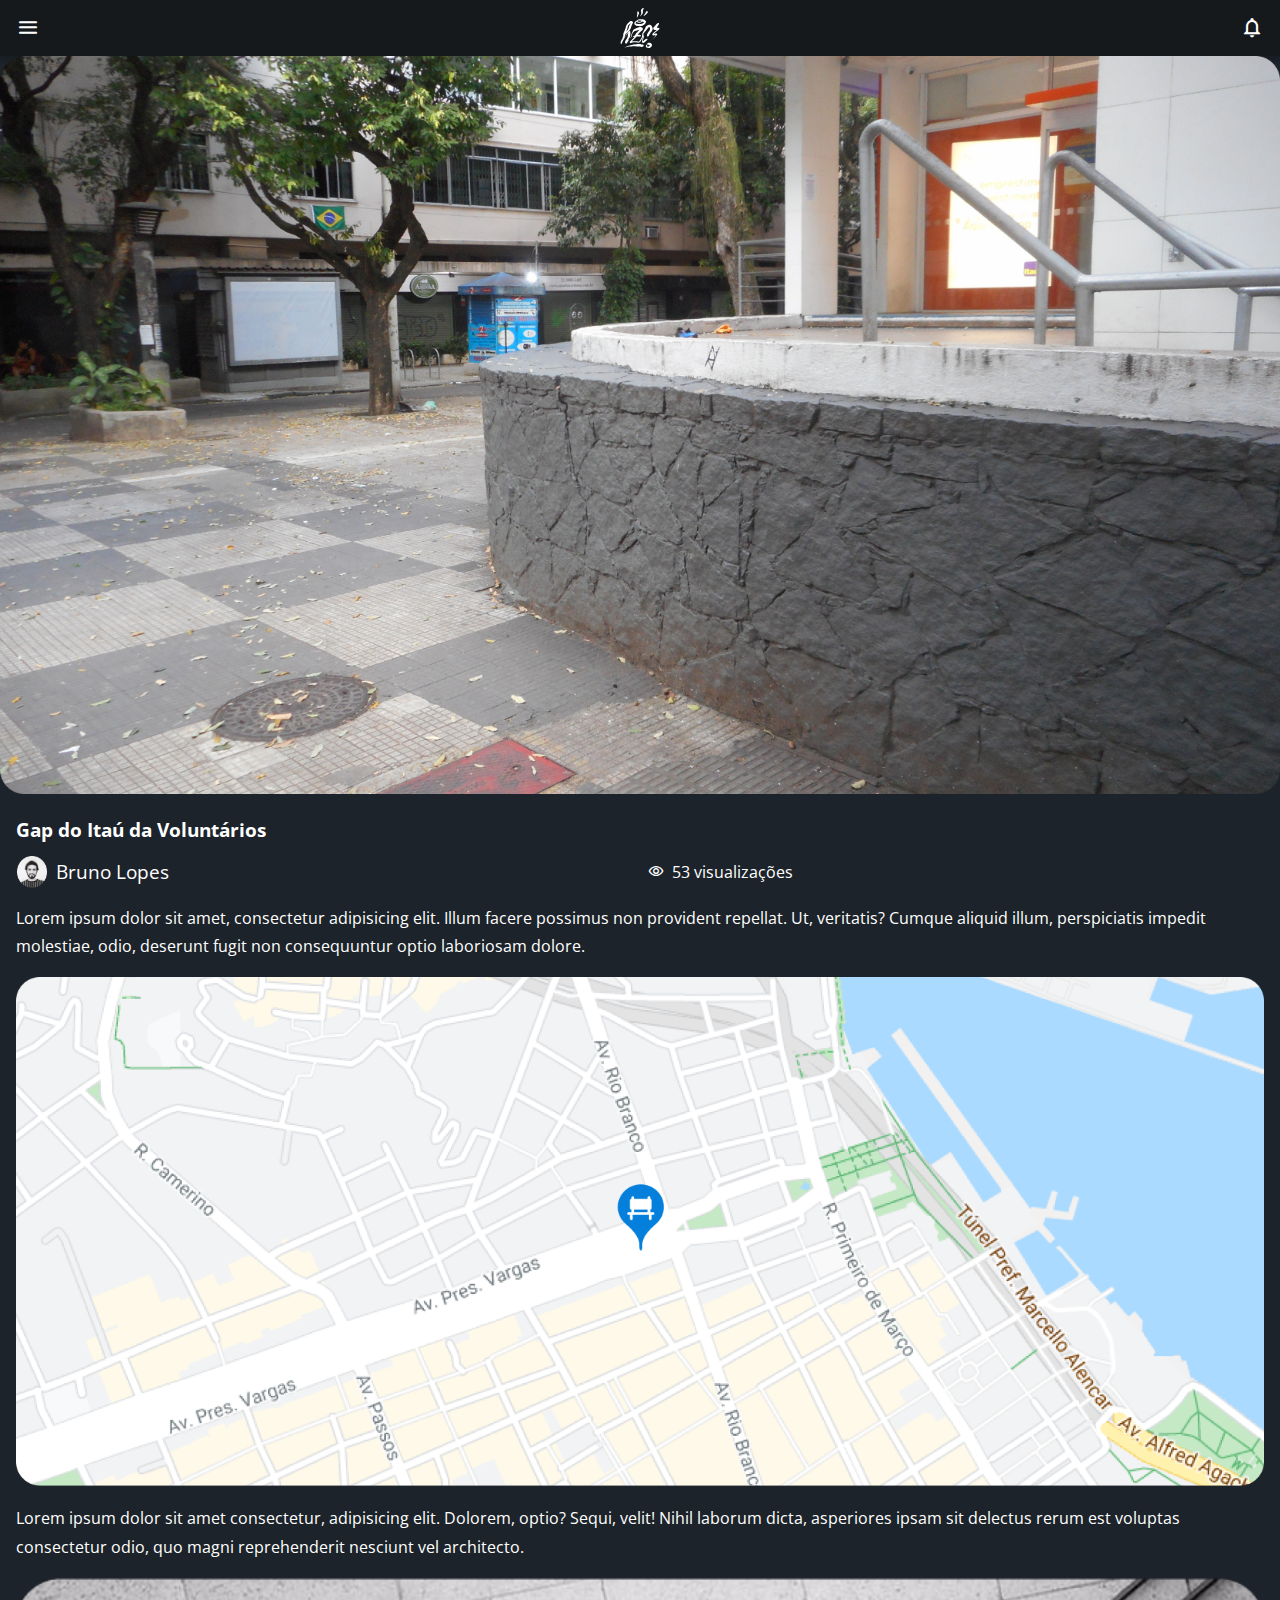
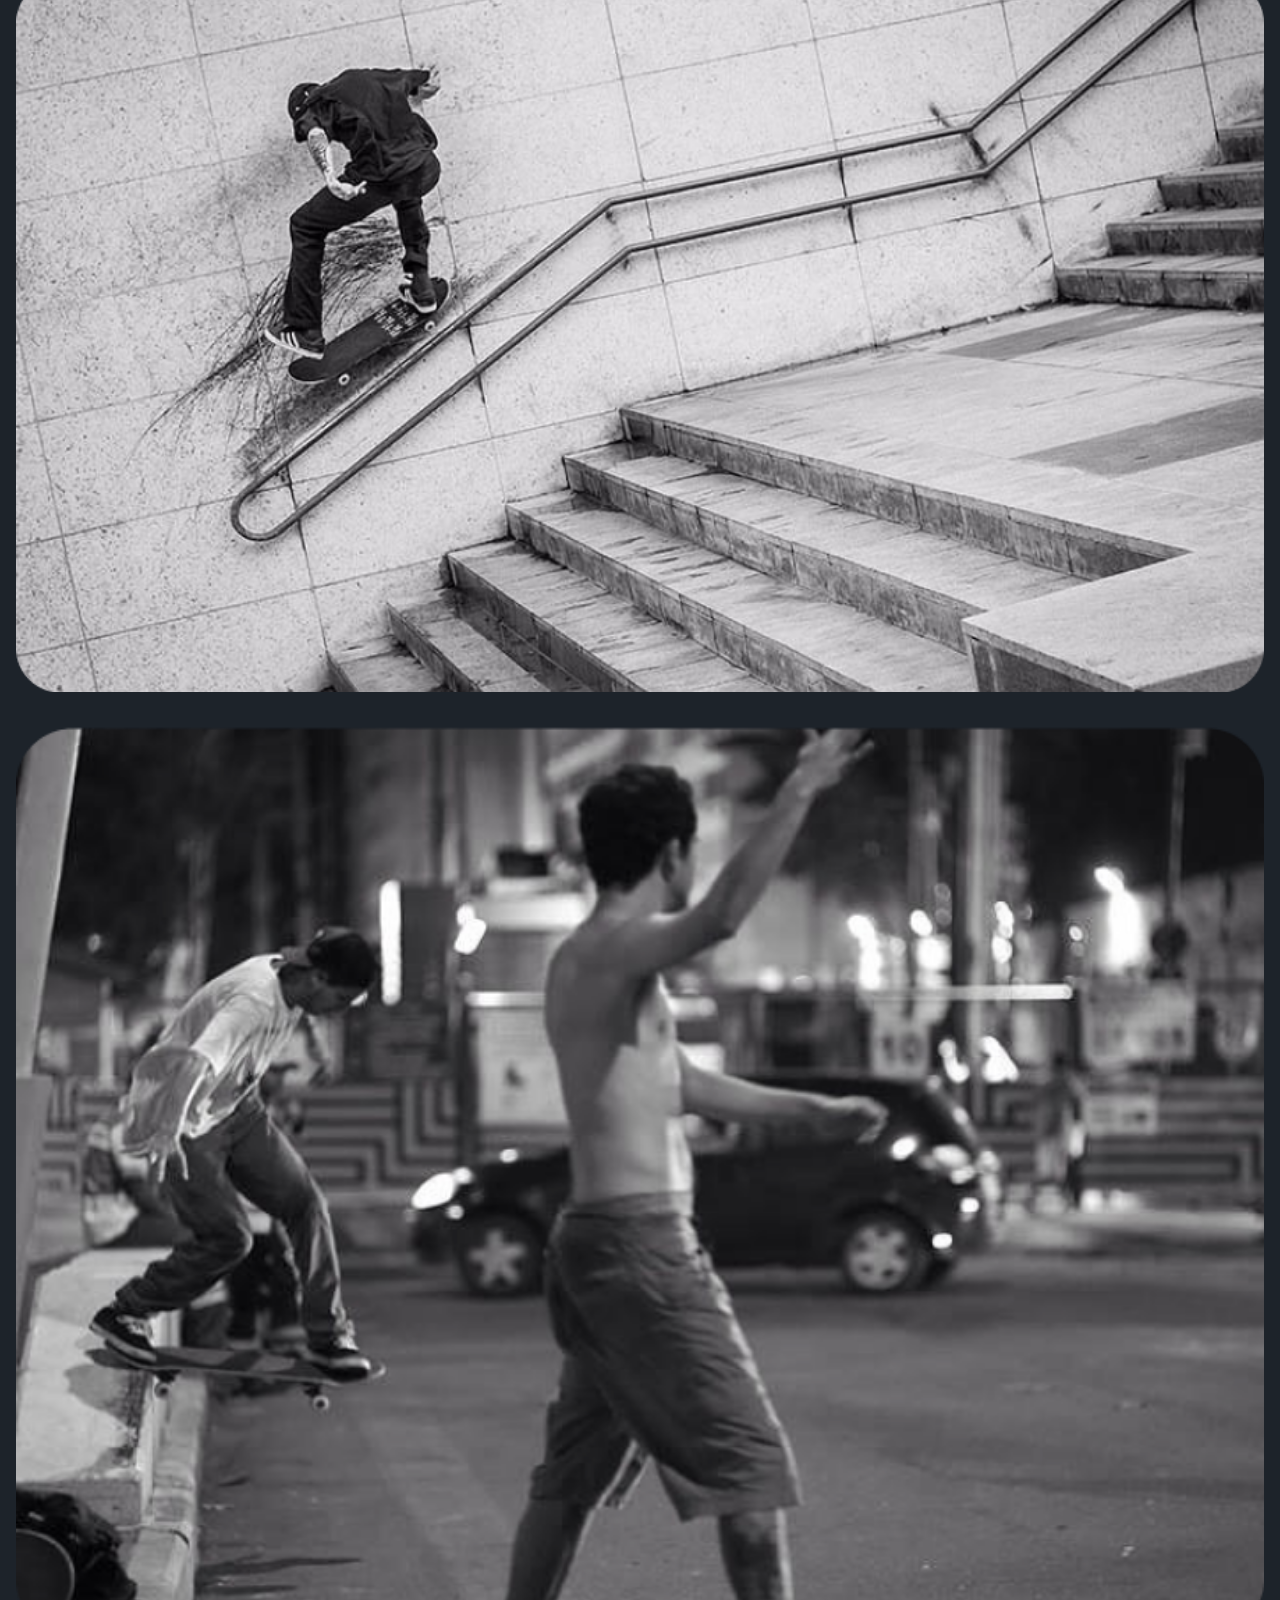
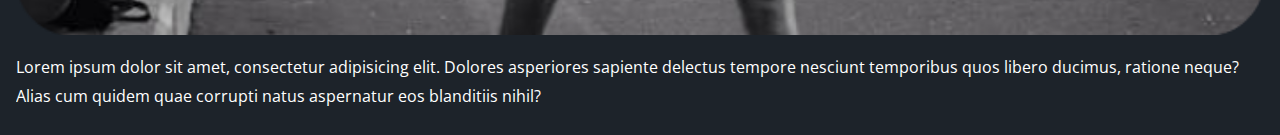
<file: videos.html>
<!DOCTYPE html>
<html lang="pt-br">

<head>
    <meta charset="UTF-8">
    <meta http-equiv="X-UA-Compatible" content="IE=edge">
    <meta name="viewport" content="width=device-width, initial-scale=1.0">
    <title>HZC | Home</title>
    <link rel="preconnect" href="https://fonts.googleapis.com">
    <link rel="preconnect" href="https://fonts.gstatic.com" crossorigin>
    <link rel="stylesheet" href="https://fonts.googleapis.com/css2?family=Open+Sans:wght@400;600;700&display=swap">
    <link rel="stylesheet" href="assets/css/reset.css">
    <link rel="stylesheet" href="assets/css/estilos.css">
</head>

<body>
    <header class="cabecalho">
        <button class="cabecalho__menu" aria-label="Menu"><i></i></button>
        <img src="assets/img/logo.svg" alt="Logotipo da HZC" class="cabecalho__logo">
        <p class="cabecalho__perfil">Bruno Lopez</p>
        <button class="cabecalho__notificacao" aria-label="Notificação"><i></i></button>
    </header>
    <nav class="menu-lateral">
        <img src="assets/img/logo.svg" alt="Logotipo da HZC" class="menu-lateral__logo">
        <a href="index.html" class="menu-lateral__link menu-lateral__link--inicio menu-lateral__link--ativo">Início</a>
        <a href="#" class="menu-lateral__link menu-lateral__link--videos">Vídeos</a>
        <a href="picos.html" class="menu-lateral__link menu-lateral__link--picos">Picos</a>
        <a href="#" class="menu-lateral__link menu-lateral__link--integrantes">Integrantes</a>
        <a href="#" class="menu-lateral__link menu-lateral__link--camisas">Camisas</a>
        <a href="#" class="menu-lateral__link menu-lateral__link--pinturas">Pinturas</a>
    </nav>
    <img src="assets/img/artigo_1.png" alt="" class="cartao__video-imagem--mobile">
    <main class="principal principal--videos">
        <div class="agrupar--desktop">
            <img src="assets/img/artigo_1.png" alt="" class="cartao__video-imagem--desktop">
            <h3 class="cartao__titulo cartao__titulo--video">Gap do Itaú da Voluntários</h3>
            <p class="cartao__perfil cartao__perfil--video">Bruno Lopes</p>
            <p class="cartao__info cartao__info--visualizacao cartao__info--visualizacao--video">53 visualizações</p>
        </div>
        <section class="secao secao-videos secao-videos--mobile">
            <h3 class="titulo-secao">Outros vídeos similares</h3>
            <article class="cartao">
                <img src="assets/img/video_1.png" alt="Vídeo" class="cartao__imagem">
                <div class="cartao__conteudo">
                    <p class="cartao__perfil">Bruno Lopez</p>
                    <h3 class="cartao__titulo">HZC - Título</h3>
                    <p class="cartao__info cartao__info--tempo">33 minutos</p>
                    <button class="cartao__botao cartao__botao--play" aria-label="Assistir agora"></button>
                </div>
            </article>
            <article class="cartao">
                <img src="assets/img/video_2.png" alt="Vídeo" class="cartao__imagem">
                <div class="cartao__conteudo">
                    <p class="cartao__perfil">Bruno Lopez</p>
                    <h3 class="cartao__titulo">HZC - Título</h3>
                    <p class="cartao__info cartao__info--tempo">33 minutos</p>
                    <button class="cartao__botao cartao__botao--play" aria-label="Assistir agora"></button>
                </div>
            </article>
            <article class="cartao">
                <img src="assets/img/video_3.png" alt="Vídeo" class="cartao__imagem">
                <div class="cartao__conteudo">
                    <p class="cartao__perfil">Bruno Lopez</p>
                    <h3 class="cartao__titulo">HZC - Título</h3>
                    <p class="cartao__info cartao__info--tempo">33 minutos</p>
                    <button class="cartao__botao cartao__botao--play" aria-label="Assistir agora"></button>
                </div>
            </article>
            <article class="cartao">
                <img src="assets/img/video_4.png" alt="Vídeo" class="cartao__imagem">
                <div class="cartao__conteudo">
                    <p class="cartao__perfil">Bruno Lopez</p>
                    <h3 class="cartao__titulo">HZC - Título</h3>
                    <p class="cartao__info cartao__info--tempo">33 minutos</p>
                    <button class="cartao__botao cartao__botao--play" aria-label="Assistir agora"></button>
                </div>
            </article>
        </section>

        <section class="conteudo">
            <p class="paragrafo">Lorem ipsum dolor sit amet, consectetur adipisicing elit. Illum facere possimus non
                provident repellat. Ut, veritatis? Cumque aliquid illum, perspiciatis impedit molestiae, odio, deserunt
                fugit non consequuntur optio laboriosam dolore.</p>
            <img src="assets/img/artigo_2.png" alt="" class="imagem--artigo">
            <p class="paragrafo">Lorem ipsum dolor sit amet consectetur, adipisicing elit. Dolorem, optio? Sequi, velit! Nihil laborum dicta, asperiores ipsam sit delectus rerum est voluptas consectetur odio, quo magni reprehenderit nesciunt vel architecto.</p>
            <img src="assets/img/artigo_3.png" alt="" class="imagem--artigo">
            <img src="assets/img/artigo_4.png" alt="" class="imagem--artigo">
            <p class="paragrafo">Lorem ipsum dolor sit amet, consectetur adipisicing elit. Dolores asperiores sapiente delectus tempore nesciunt temporibus quos libero ducimus, ratione neque? Alias cum quidem quae corrupti natus aspernatur eos blanditiis nihil?</p>
        </section>
    </main>
    <script src="index.js"></script>
</body>

</html>
</file>
<file: assets/css/estilos.css>
@font-face {
    font-family: 'icones';
    src: url(../font/icones.ttf);
}

body {
    background-color: #1D232A;
    font-family: 'Open Sans', 'icones', sans-serif;
    color: #FFFFFF;
}

@media screen and (min-width: 1440px) {
    body {
        display: grid;
        grid-template-columns: auto 1fr;
    }
}

.cabecalho {
    display: flex;
    justify-content: space-between;
    align-items: center;
    background-color: #15191C;
    padding: 8px 16px;
    box-shadow: 0px 4px 4px rgba(0, 0, 0, 0.16);
}

.cabecalho__menu i::before {
    content: "\e904";
    font-size: 24px;
}

.cabecalho__notificacao i::before {
    content: "\e906";
    font-size: 24px;
}

.cabecalho__logo {
    width: 40px;
}

.cabecalho__perfil {
    display: none;
}

@media screen and (min-width: 1440px) {
    .cabecalho {
        background-color: #1D232A;
        display: grid;
        column-gap: 32px;
        grid-template-columns: 1fr auto;
        padding: 16px 60px;
        height: 80px;
        box-sizing: border-box;
        grid-column: 2;
    }

    .cabecalho__menu {
        display: none;
    }

    .cabecalho__logo {
        display: none;
    }

    .cabecalho__perfil {
        display: grid;
        grid-template-columns: repeat(3, auto);
        column-gap: 8px;
        align-items: center;
        justify-self: flex-end;
        color: #95999C;
        padding: 8px 32px;
        border-right: 1px solid #95999C;
    }

    .cabecalho__perfil::before {
        content: "";
        display: block;
        width: 32px;
        height: 32px;
        background-image: url(../img/profile_2.png);
        background-size: contain;
        background-repeat: no-repeat;
        background-position: center;
    }

    .cabecalho__perfil::after {
        content: "\e90d";
        color: #FFFFFF;
        font-size: 1.5rem;
    }
}

.menu-lateral {
    display: flex;
    flex-direction: column;
    background-color: #15191C;
    width: 75vw;
    height: 100vh;

    position: absolute;
    left: -100vw;
    transition: .25s;
}

.menu-lateral--ativo {
    left: 0;
    transition: .25s;
}

.menu-lateral__logo {
    width: 118px;
    align-self: center;
    padding: 16px;
}

.menu-lateral__link {
    height: 64px;
    color: #95999C;
    padding-left: 64px;
    display: flex;
    align-items: center;
}

.menu-lateral__link--ativo {
    color: #FFFFFF;
    padding-left: 56px;
    border-left: 8px solid #FFFFFF;
    transition: .25s;
}

.menu-lateral__link::before {
    content: "\e900";
    width: 24px;
    height: 24px;
    font-size: 24px;
    position: absolute;
    left: 24px;
}

.menu-lateral__link--inicio::before {
    content: "\e902";
}

.menu-lateral__link--videos::before {
    content: "\e90e";
}

.menu-lateral__link--picos::before {
    content: "\e909";
}

.menu-lateral__link--integrantes::before {
    content: "\e903";
}

.menu-lateral__link--camisas::before {
    content: "\e900";
}

.menu-lateral__link--pinturas::before {
    content: "\e90a";
}

@media screen and (min-width: 1440px) {
    .menu-lateral {
        position: static;
        width: 200px;
        grid-column: 1;
        grid-row: 1 / span 2;
    }
}

.principal {
    padding: 24px 16px;
    display: grid;
    gap: 16px;
}

.titulo-pagina {
    font-size: 1.5rem;
    font-weight: 700;
}

.titulo-secao {
    font-size: 1.2rem;
    font-weight: 700;
}

@media screen and (min-width: 1440px) {
    .principal {
        display: grid;
        grid-template-columns: auto 1fr auto;
        grid-template-areas: 
            "titulo-pagina titulo-pagina titulo-pagina"
            "destaque-video destaque-video videos-recentes"
            "secao-videos secao-videos secao-videos"
            "produtos-recentes destaque-produtos destaque-produtos"
            "secao-produtos secao-produtos secao-produtos"       
        ;
        column-gap: 32px;
        padding: 16px 60px;
        grid-column: 2;
    }

    .titulo-secao {
        grid-column: span 4;
    }
}

.cartao {
    width: 100%;
    border-radius: 15px;
    overflow: hidden;
    background-color: #2C343A;
}

.cartao__imagem--desktop {
    display: none;
}

.cartao--destaque {
    margin-bottom: 16px;
}

.cartao__conteudo {
    padding: 16px;
    display: grid;
    grid-template-columns: auto 1fr;
    gap: 8px;
}

.cartao__destaque {
    grid-column: span 2;
}

.cartao__titulo {
    font-size: 1.2rem;
    font-weight: 700;
    grid-column: span 2;
}

.cartao__perfil {
    color: #95999C;
    font-size: 0.9rem;
    grid-column: span 2;
}

.cartao__info {
    display: flex;
    align-items: center;
    color: #95999C;
}

.cartao__info--tempo::before {
    content: "\e90c";
    margin-right: 8px;    
}

.cartao__info--visualizacao::before {
    content: "\e90f";
    margin-right: 8px;    
}

.cartao__botao {
    display: flex;
    justify-content: center;
    align-items: center;
    background-color: #0480DC;
    width: 40px;
    height: 40px;
    border-radius: 10px;
    font-size: 0.9rem;
    justify-self: flex-end;
}

.cartao__botao--play::before {
    content: "\e90b";
    font-size: 24px;
}

.cartao__botao--localizacao::before{
    content: "\e908";
    font-size: 24px;
}

.cartao__botao--destaque {
    width: 100%;
    grid-column: span 2;
}

.cartao__botao--destaque::before {
    margin-right: 8px;
}

.cartao--recentes {
    display: none;
}

@media screen and (min-width: 1440px) {
    .cartao--destaque {
        margin-bottom: 0;
    }

    .cartao__imagem--mobile {
        display: none;
    }

    .cartao__imagem--desktop {
        display: block;
    }

    .cartao__botao--destaque {
        grid-column: auto;
        padding: 16px 8px;
    }

    .cartao--recentes {
        display: grid;
        grid-template-columns: auto auto;
        align-items: center;
        row-gap: 24px;
        width: 256px;
        padding: 16px;
        box-sizing: border-box;
        align-self: flex-start;
    }

    .cartao--recentes .cartao__titulo {
        grid-column: auto;
    }

    .cartao__link {
        font-size: 0.8rem;
        font-weight: 600;
        color: #0480DC;
        justify-self: flex-end;
    }
    
    .cartao__lista {
        display: grid;
        row-gap: 16px;
        grid-column: span 2;
    }

    .cartao__item {
        display: grid;
        grid-template-columns: auto 1fr;
        gap: 8px;
    }

    .cartao__item-thumbnail {
        width: 32px;
        grid-row: span 2;
    }

    .cartao__item-titulo {
        font-size: 0.9rem;
        line-height: 1.2rem;
        font-weight: 700;
    }

    .cartao__item-perfil {
        font-size: 0.8rem;
        color: #95999C;
    }
}

.secao {
    display: grid;
    gap: 16px;
}

@media screen and (min-width: 1440px) {
    .secao {
        grid-template-columns: repeat(4, 1fr);
    }

    .destaque-video {
        grid-area: destaque-video;
    }
    
    .videos-recentes {
        grid-area: videos-recentes;
    }
    
    .secao-videos {
        grid-area: secao-videos;
    }
    
    .destaque-produtos {
        grid-area: destaque-produtos;
    }
    
    .produtos-recentes {
        grid-area: produtos-recentes;
    }
    
    .secao-produtos {
        grid-area: secao-produtos;
    }
}


/****** VIDEOS.HTML ******/

.cartao__video-imagem--mobile{
    width: 100vw;
}

.cartao__video-imagem--desktop{
    display: none;
}

.cartao__perfil--video{
    display: grid;
    grid-template-columns: repeat(2, auto);
    margin-top: 16px;
    align-items: center;
    column-gap: 8px;
    margin-right: 8px;
    justify-self: flex-start;
    color: #FFFFFF;
    font-size: 1.2rem;
    grid-column: auto;
}

.cartao__perfil--video::before{
    content: "";
    display: inline-block;
    width: 32px;
    height: 32px;
    background-image: url(../img/profile_2.png);
    background-repeat: no-repeat;
    background-position: center;
    background-size: contain;
}

.cartao__info--visualizacao--video{
    color: #FFFFFF;
    margin-top: 16px;
}

.conteudo{
    width: 100%;
    grid-column: span 2;
    overflow: hidden;
}

.paragrafo{
    line-height: 1.8rem;
}

.imagem--artigo{
    margin: 16px 0;
}

.secao-videos--mobile{
    display: none;
}

.agrupar--desktop{
    display: grid;
    grid-column: span 2;
}

@media screen and (min-width: 1440px) {
    .principal--videos {
        display: grid;
        grid-template-columns: auto 1fr auto;
        grid-template-areas:
            "agrupar--desktop agrupar--desktop agrupar--desktop"
            "conteudo conteudo secao-videos"
        ;
        column-gap: 32px;
        padding: 16px 60px;
        grid-column: 2;
    }

    .secao-videos--mobile{
        display: block;
    }    

    .cartao__video-imagem--desktop{
        display: block;
    }

    .cartao__video-imagem--mobile{
        display: none;
    }
}
</file>
